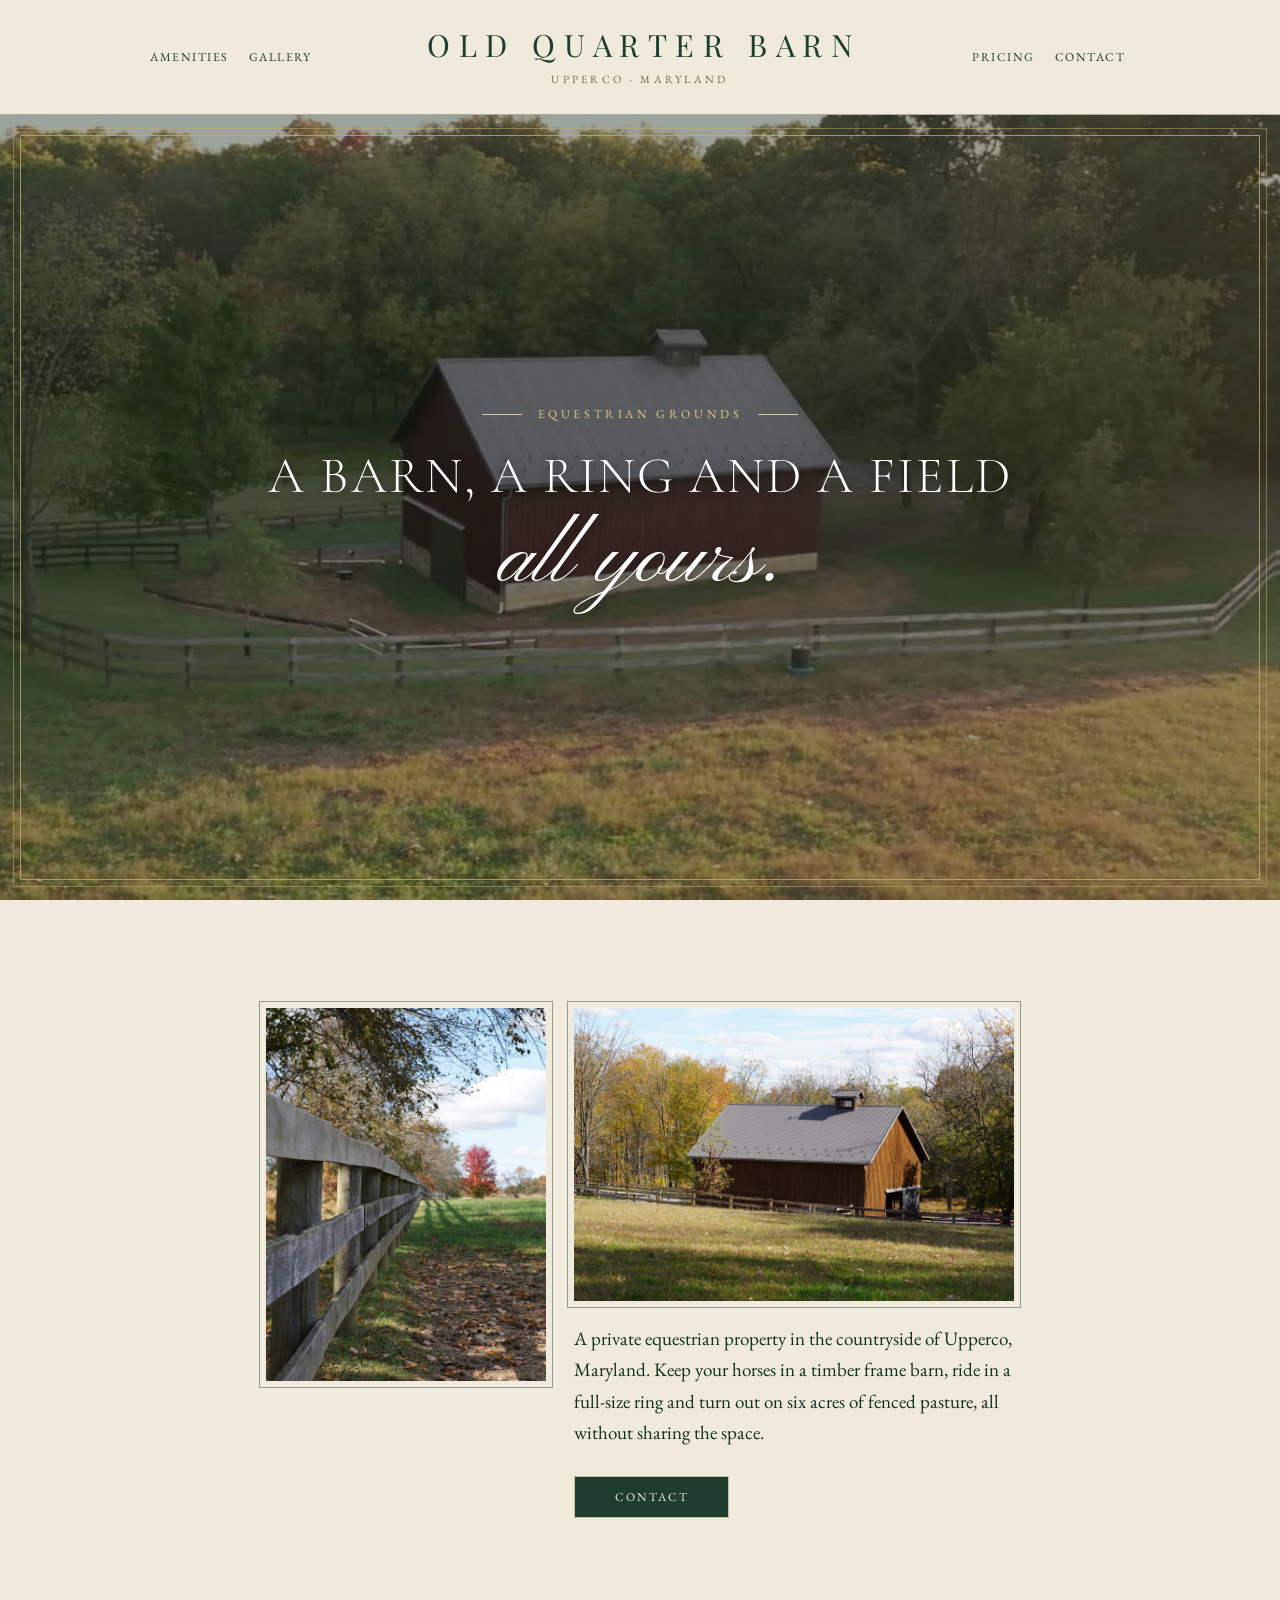
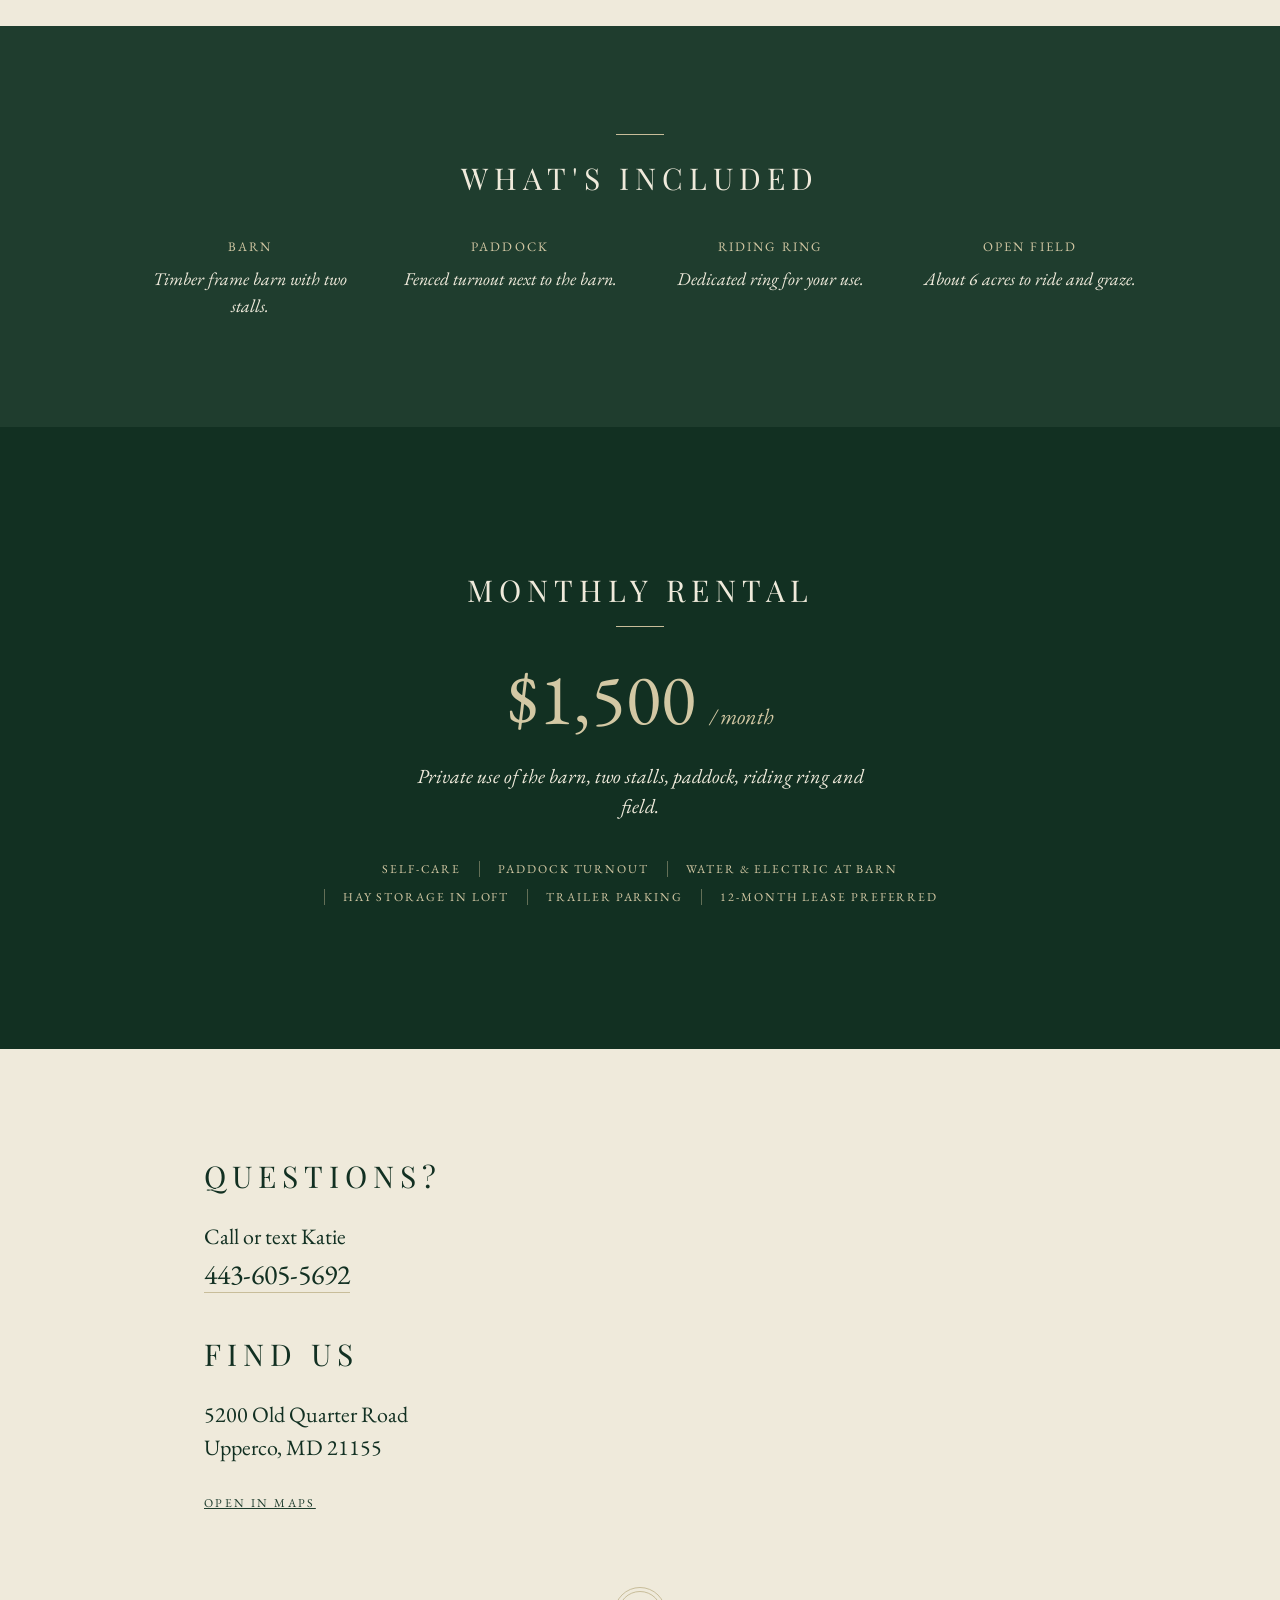
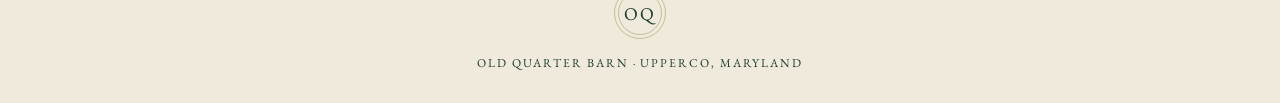
<file: index.html>
<!DOCTYPE html><html lang="en"><head><meta charset="utf-8"><meta name="viewport" content="width=device-width, initial-scale=1"><title>Old Quarter Barn · Upperco, Maryland</title><link rel="preconnect" href="https://fonts.googleapis.com"><link href="https://fonts.googleapis.com/css2?family=Pinyon+Script&family=Playfair+Display:wght@400;500&family=EB+Garamond:ital,wght@0,400;1,400&family=Cormorant+Garamond:ital,wght@0,300;0,400&display=swap" rel="stylesheet"><link rel="stylesheet" href="style.css"></head><body><header><nav><a href="amenities.html">Amenities</a><a href="gallery.html">Gallery</a></nav>
<a class="brand" href="index.html"><b>Old Quarter Barn</b><span>Upperco &middot; Maryland</span></a>
<nav><a href="pricing.html">Pricing</a><a href="contact.html">Contact</a></nav></header>
<section class="hero">
<video src="media/hero.mp4" poster="media/poster.jpg" autoplay muted loop playsinline preload="auto"></video>
<div class="shade"></div><div class="frame"></div>
<div class="eyebrow"><i></i>Equestrian Grounds<i></i></div>
<h1>A barn, a ring and a field<em>all yours.</em></h1>
</section>
<section class="intro">
<img class="a" src="media/fence.jpg" alt="Fence line and field">
<div style="width:min(440px,100%)"><img class="b" src="media/barn.jpg" alt="Barn exterior">
<p>A private equestrian property in the countryside of Upperco, Maryland. Keep your horses in a timber frame barn, ride in a full-size ring and turn out on six acres of fenced pasture, all without sharing the space.</p>
<a class="btn" href="contact.html">Contact</a></div>
</section>
<section class="dark" id="amenities"><div class="rule"></div><h2>What's included</h2>
<div class="grid4">
<div><div class="n">Barn</div><div class="t">Timber frame barn with two stalls.</div></div>
<div><div class="n">Paddock</div><div class="t">Fenced turnout next to the barn.</div></div>
<div><div class="n">Riding ring</div><div class="t">Dedicated ring for your use.</div></div>
<div><div class="n">Open field</div><div class="t">About 6 acres to ride and graze.</div></div></div></section>
<section class="dark deep" id="pricing"><h2 style="margin-bottom:16px">Monthly rental</h2><div class="rule"></div>
<div class="price">$1,500 <small>/ month</small></div>
<p style="font-style:italic;font-size:20px;margin:0 auto;max-width:480px;line-height:1.5">Private use of the barn, two stalls, paddock, riding ring and field.</p>
<ul class="details"><li>Self-care</li><li>Paddock turnout</li><li>Water &amp; electric at barn</li><li>Hay storage in loft</li><li>Trailer parking</li><li>12-month lease preferred</li></ul></section>
<section class="visit" id="visit"><div><h2>Questions?</h2><p class="call">Call or text Katie<br><a href="tel:+14436055692">443-605-5692</a></p><h2>Find us</h2><address>5200 Old Quarter Road<br>Upperco, MD 21155</address>
<a href="https://www.google.com/maps/search/?api=1&query=39.562497,-76.824866" target="_blank" rel="noopener" class="sm">Open in Maps</a></div>
<iframe title="Map" loading="lazy" src="https://maps.google.com/maps?q=39.562497,-76.824866&z=15&output=embed"></iframe></section>
<footer><div class="logo">OQ</div><br>Old Quarter Barn · Upperco, Maryland</footer>
<script>function hh(){var e=document.querySelector('header');document.documentElement.style.setProperty('--hh',e.offsetHeight+'px')}hh();addEventListener('resize',hh);addEventListener('load',hh);var v=document.querySelector('video');v.muted=true;var p=v.play();if(p)p.catch(function(){document.addEventListener('click',function(){v.play()},{once:true})});</script>
</body></html>
</file>
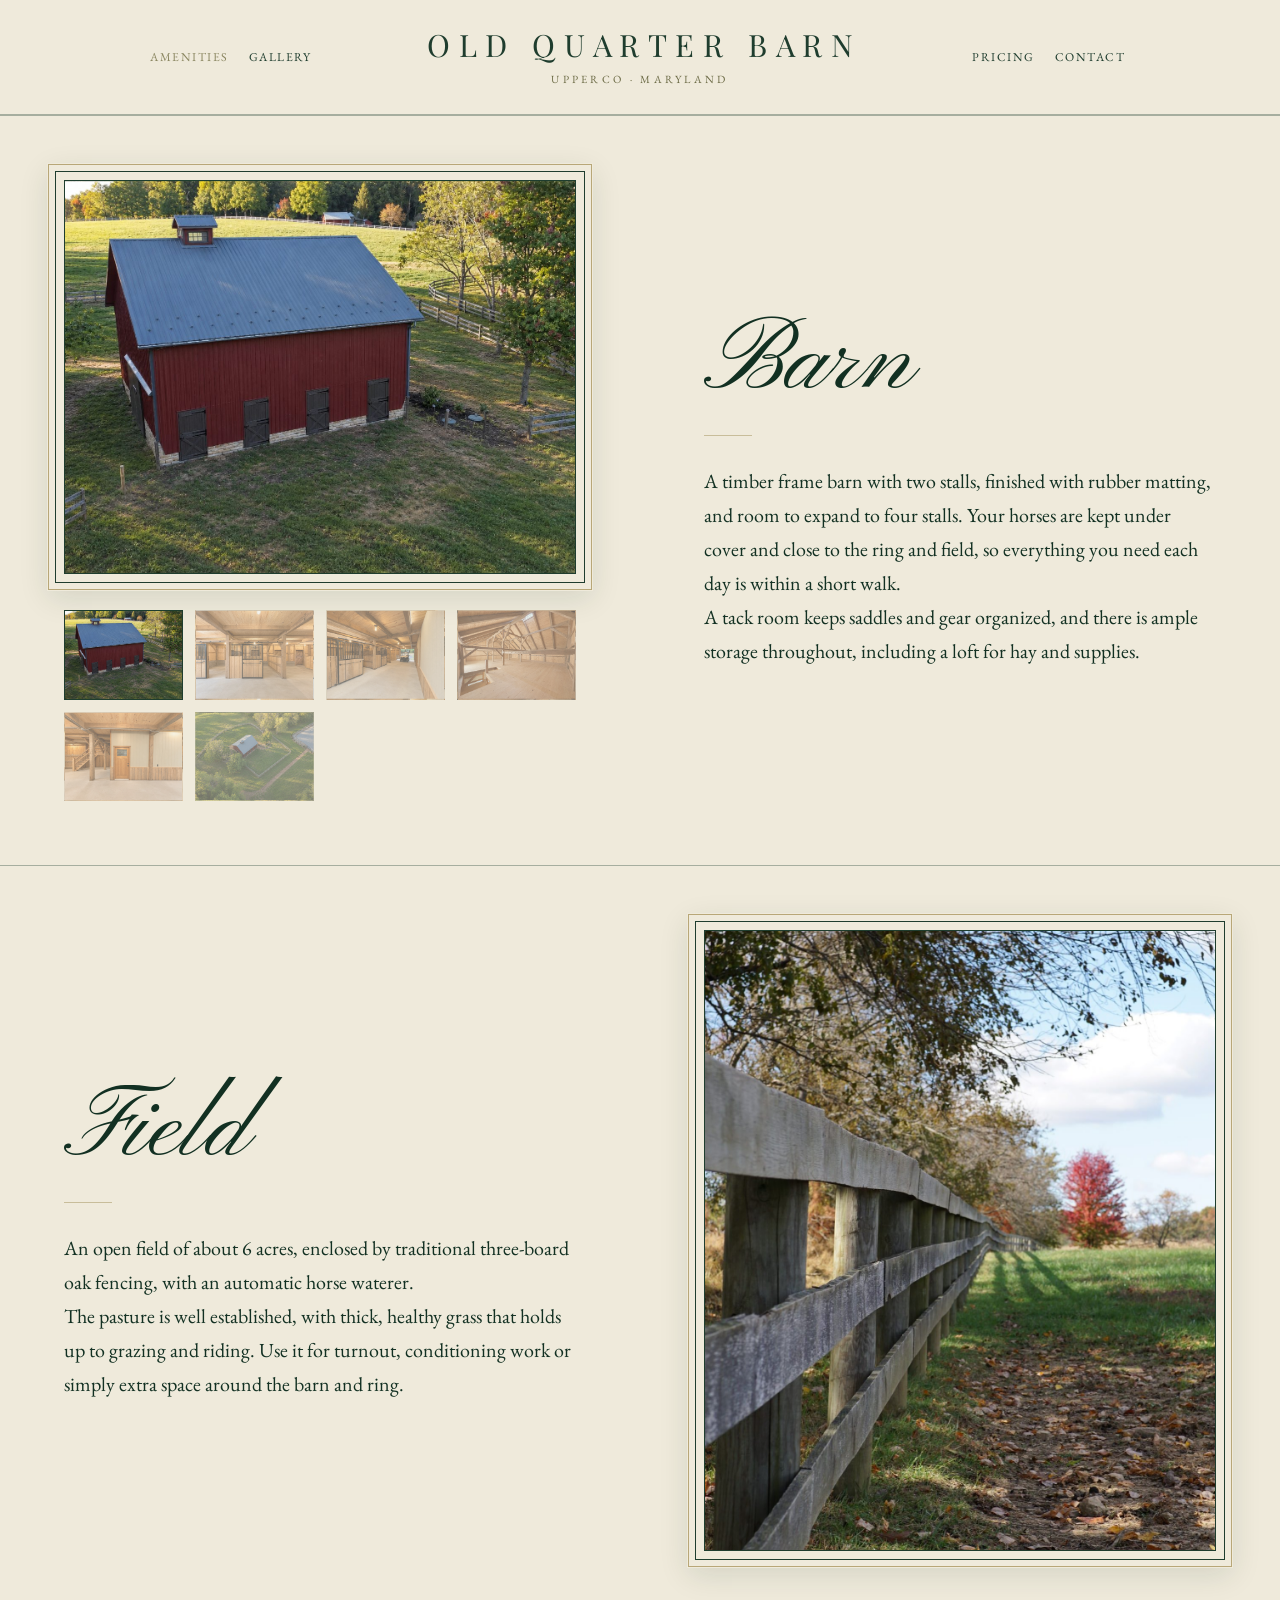
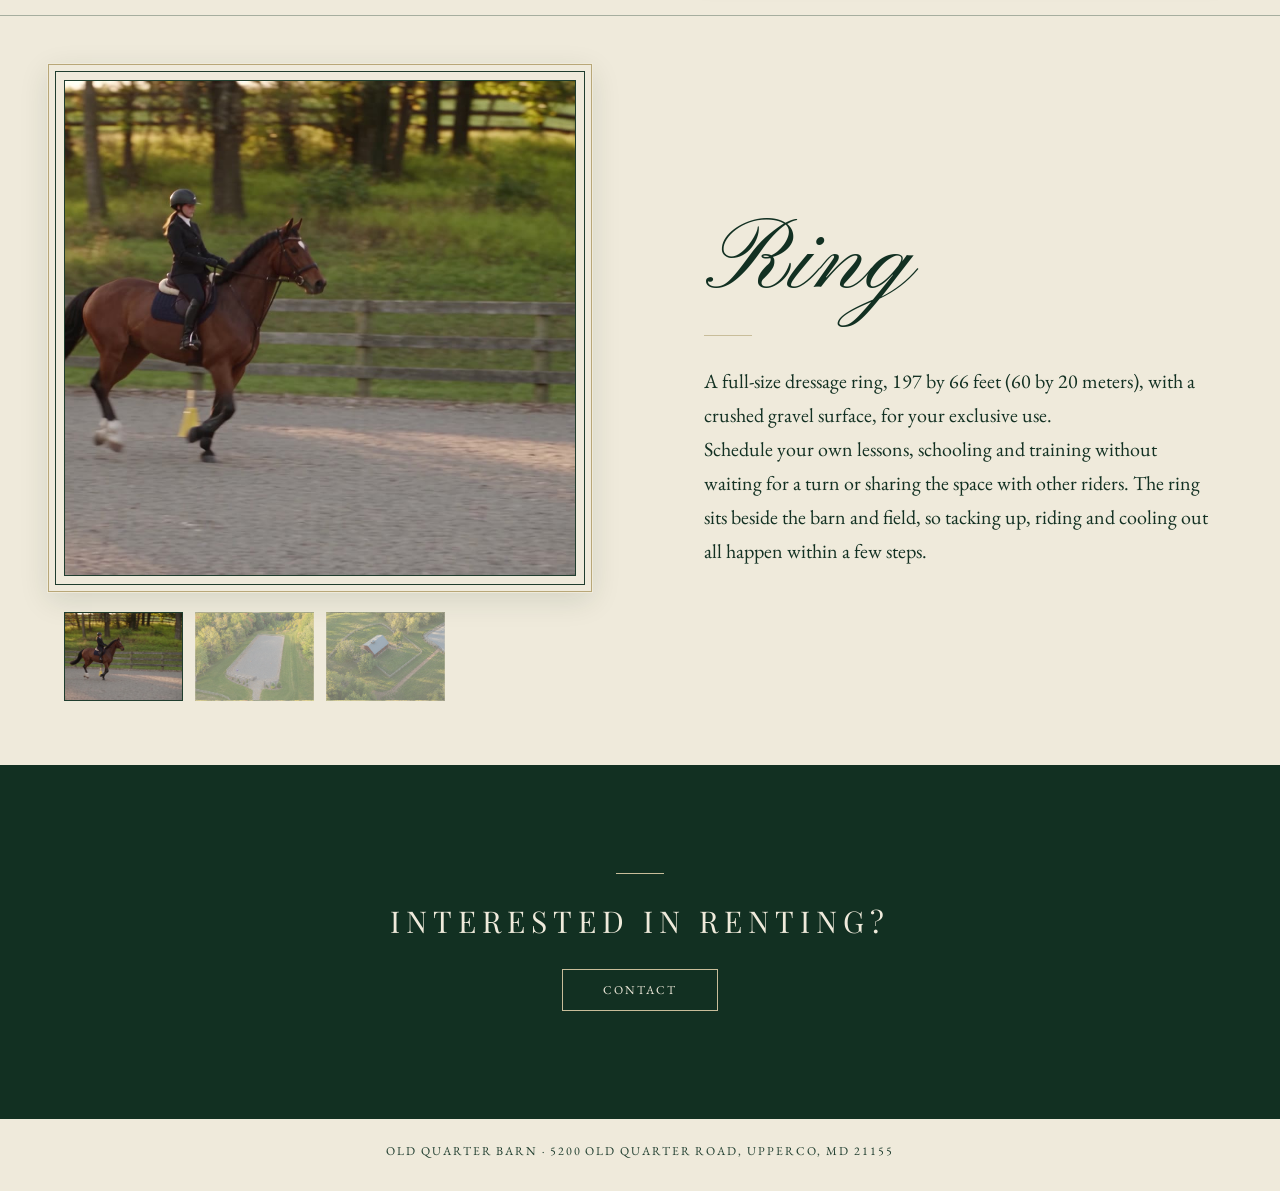
<file: amenities.html>
<!DOCTYPE html><html lang="en"><head><meta charset="utf-8"><meta name="viewport" content="width=device-width, initial-scale=1"><title>Amenities · Old Quarter Barn</title><link rel="preconnect" href="https://fonts.googleapis.com"><link href="https://fonts.googleapis.com/css2?family=Pinyon+Script&family=Playfair+Display:wght@400;500&family=EB+Garamond:ital,wght@0,400;1,400&family=Cormorant+Garamond:ital,wght@0,300;0,400&display=swap" rel="stylesheet"><link rel="stylesheet" href="style.css"></head><body><header><nav><a href="amenities.html" class="cur">Amenities</a><a href="gallery.html">Gallery</a></nav>
<a class="brand" href="index.html"><b>Old Quarter Barn</b><span>Upperco &middot; Maryland</span></a>
<nav><a href="pricing.html">Pricing</a><a href="contact.html">Contact</a></nav></header><section class="am" id="barn" data-k="0"><div class="am-img" style="order:0"><div class="slides"><div class="slide on" style="background-image:url(media/exterior-1.jpg)" role="img" aria-label="Barn exterior"></div><div class="slide" style="background-image:url(media/interior-3.jpg)" role="img" aria-label="Stalls"></div><div class="slide" style="background-image:url(media/interior-6.jpg)" role="img" aria-label="Barn aisle"></div><div class="slide" style="background-image:url(media/interior-5.jpg)" role="img" aria-label="Hayloft"></div><div class="slide" style="background-image:url(media/interior-1.jpg)" role="img" aria-label="Barn entry and staircase"></div><div class="slide" style="background-image:url(media/aerial-new.jpg)" role="img" aria-label="Barn and ring from above"></div></div><div class="thumbs"><button class="th on" data-n="0" style="background-image:url(media/exterior-1.jpg)" aria-label="Barn exterior"></button><button class="th" data-n="1" style="background-image:url(media/interior-3.jpg)" aria-label="Stalls"></button><button class="th" data-n="2" style="background-image:url(media/interior-6.jpg)" aria-label="Barn aisle"></button><button class="th" data-n="3" style="background-image:url(media/interior-5.jpg)" aria-label="Hayloft"></button><button class="th" data-n="4" style="background-image:url(media/interior-1.jpg)" aria-label="Barn entry and staircase"></button><button class="th" data-n="5" style="background-image:url(media/aerial-new.jpg)" aria-label="Barn and ring from above"></button></div></div>
<div class="am-txt"><h2 class="script">Barn</h2><div class="rule l"></div><p>A timber frame barn with two stalls, finished with rubber matting, and room to expand to four stalls. Your horses are kept under cover and close to the ring and field, so everything you need each day is within a short walk.</p><p>A tack room keeps saddles and gear organized, and there is ample storage throughout, including a loft for hay and supplies.</p></div></section><section class="am" id="field" data-k="1"><div class="am-img" style="order:2"><div class="slides"><div class="slide on" style="background-image:url(media/fence.jpg)" role="img" aria-label="Fence line and field"></div></div></div>
<div class="am-txt"><h2 class="script">Field</h2><div class="rule l"></div><p>An open field of about 6 acres, enclosed by traditional three-board oak fencing, with an automatic horse waterer.</p><p>The pasture is well established, with thick, healthy grass that holds up to grazing and riding. Use it for turnout, conditioning work or simply extra space around the barn and ring.</p></div></section><section class="am" id="ring" data-k="2"><div class="am-img" style="order:0"><div class="slides"><div class="slide on" style="background-image:url(media/ride-canter.jpg)" role="img" aria-label="Riding in the ring"></div><div class="slide" style="background-image:url(media/ring-new.jpg)" role="img" aria-label="Riding ring from above"></div><div class="slide" style="background-image:url(media/aerial-new.jpg)" role="img" aria-label="Barn and ring from above"></div></div><div class="thumbs"><button class="th on" data-n="0" style="background-image:url(media/ride-canter.jpg)" aria-label="Riding in the ring"></button><button class="th" data-n="1" style="background-image:url(media/ring-new.jpg)" aria-label="Riding ring from above"></button><button class="th" data-n="2" style="background-image:url(media/aerial-new.jpg)" aria-label="Barn and ring from above"></button></div></div>
<div class="am-txt"><h2 class="script">Ring</h2><div class="rule l"></div><p>A full-size dressage ring, 197 by 66 feet (60 by 20 meters), with a crushed gravel surface, for your exclusive use.</p><p>Schedule your own lessons, schooling and training without waiting for a turn or sharing the space with other riders. The ring sits beside the barn and field, so tacking up, riding and cooling out all happen within a few steps.</p></div></section><section class="cta"><div class="rule"></div><h2>Interested in renting?</h2><a class="btn ghost" href="contact.html">Contact</a></section><footer>Old Quarter Barn · 5200 Old Quarter Road, Upperco, MD 21155</footer>
<script>
document.querySelectorAll('.am').forEach(function(sec){var sl=sec.querySelectorAll('.slide'),th=sec.querySelectorAll('.th'),i=0;
function go(n){i=(n+sl.length)%sl.length;sl.forEach(function(s,k){s.classList.toggle('on',k==i)});th.forEach(function(t,k){t.classList.toggle('on',k==i)})}
th.forEach(function(t){t.onclick=function(){go(+t.dataset.n)}})});
</script></body></html>
</file>
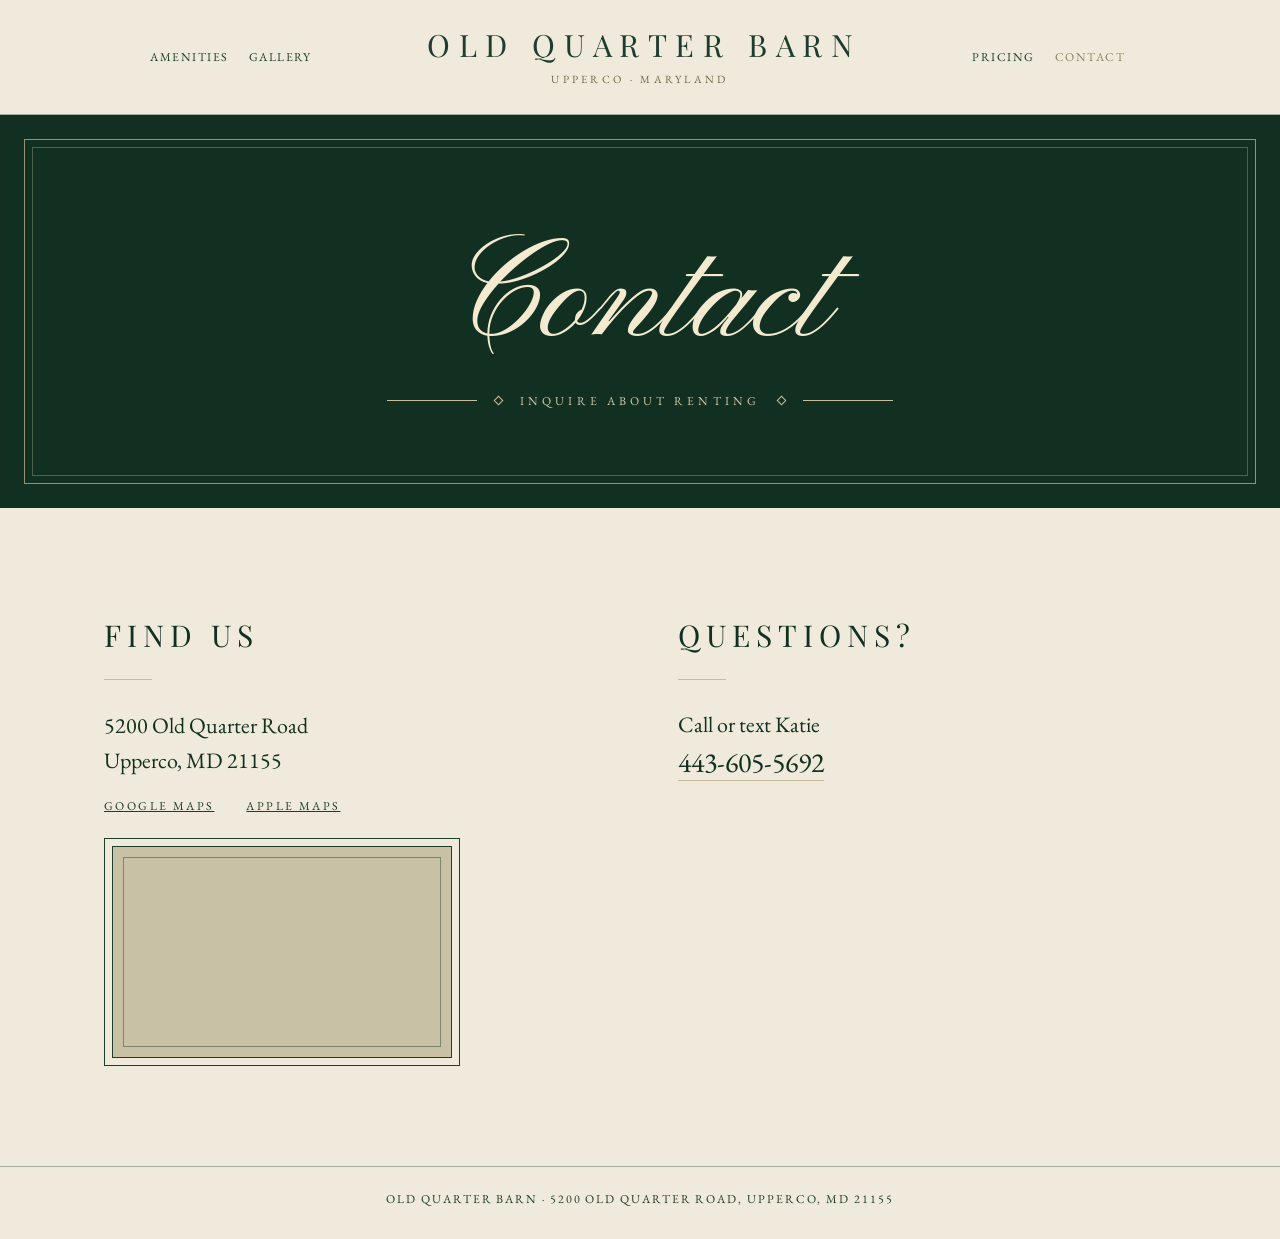
<file: contact.html>
<!DOCTYPE html><html lang="en"><head><meta charset="utf-8"><meta name="viewport" content="width=device-width, initial-scale=1"><title>Contact · Old Quarter Barn</title><link rel="preconnect" href="https://fonts.googleapis.com"><link href="https://fonts.googleapis.com/css2?family=Pinyon+Script&family=Playfair+Display:wght@400;500&family=EB+Garamond:ital,wght@0,400;1,400&family=Cormorant+Garamond:ital,wght@0,300;0,400&display=swap" rel="stylesheet"><link rel="stylesheet" href="style.css"></head><body><header><nav><a href="amenities.html">Amenities</a><a href="gallery.html">Gallery</a></nav>
<a class="brand" href="index.html"><b>Old Quarter Barn</b><span>Upperco &middot; Maryland</span></a>
<nav><a href="pricing.html">Pricing</a><a href="contact.html" class="cur">Contact</a></nav></header>
<section class="banner"><div class="f1"></div><div class="f2"></div><h1 class="script big">Contact</h1><div class="sub"><span class="ln"></span><i class="dia"></i>Inquire About Renting<i class="dia"></i><span class="ln"></span></div></section>
<section class="cgrid"><div><h2>Find Us</h2><div class="rule l"></div><address>5200 Old Quarter Road<br>Upperco, MD 21155</address>
<div class="maps"><a class="sm" target="_blank" rel="noopener" href="https://www.google.com/maps/search/?api=1&query=39.562497,-76.824866">Google Maps</a><a class="sm" target="_blank" rel="noopener" href="https://maps.apple.com/?ll=39.562497,-76.824866&q=Old%20Quarter%20Barn">Apple Maps</a></div>
<div class="mapbox"><iframe src="https://maps.google.com/maps?q=39.562497,-76.824866&z=15&output=embed" title="Map of Old Quarter Barn" loading="lazy"></iframe><div class="tint"></div><div class="inset"></div></div></div>
<div><h2>Questions?</h2><div class="rule l"></div><p class="call">Call or text Katie<br><a href="tel:+14436055692">443-605-5692</a></p></div></section>
<footer class="bt">Old Quarter Barn · 5200 Old Quarter Road, Upperco, MD 21155</footer>

</body></html>
</file>
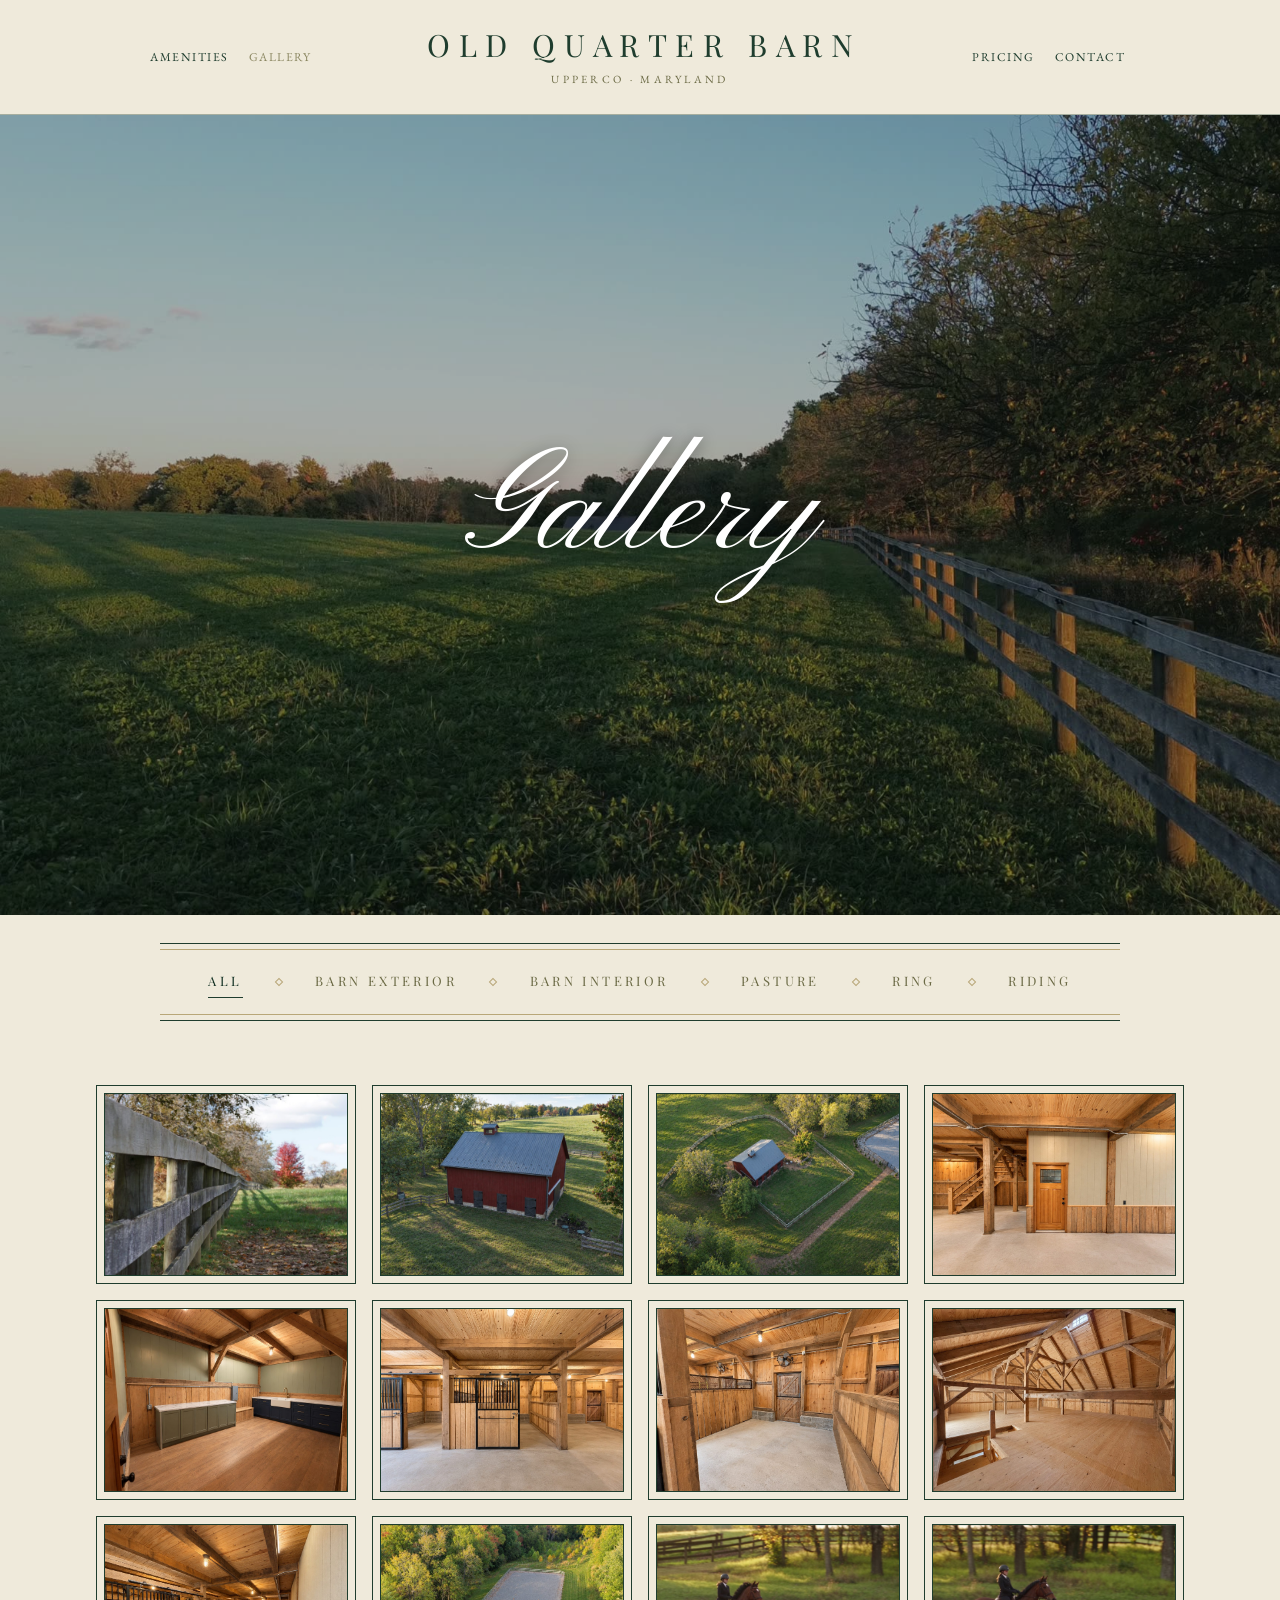
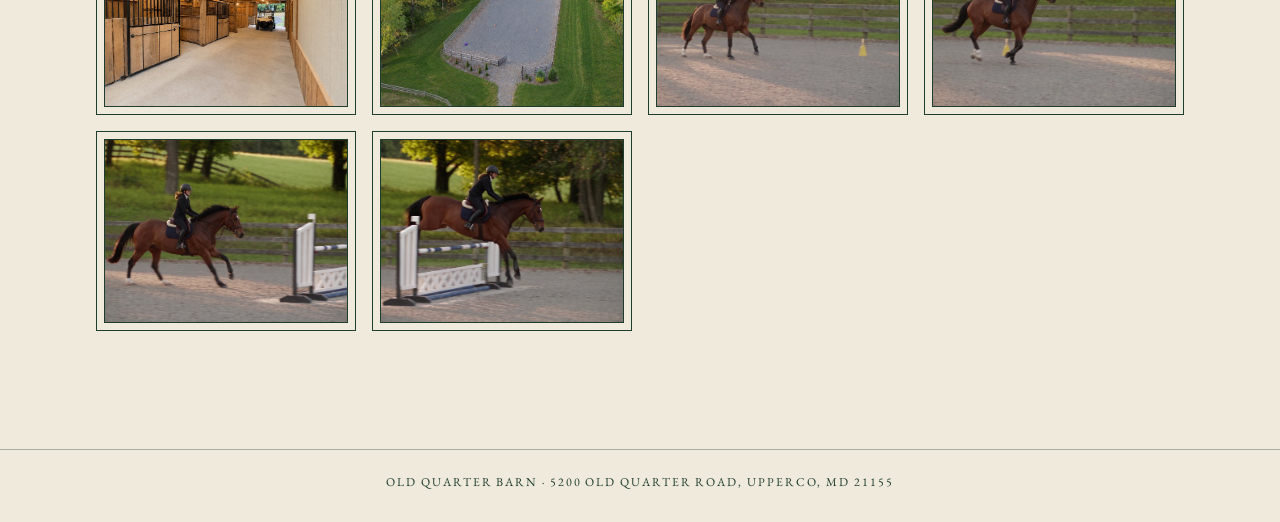
<file: gallery.html>
<!DOCTYPE html><html lang="en"><head><meta charset="utf-8"><meta name="viewport" content="width=device-width, initial-scale=1"><title>Gallery · Old Quarter Barn</title><link rel="preconnect" href="https://fonts.googleapis.com"><link href="https://fonts.googleapis.com/css2?family=Pinyon+Script&family=Playfair+Display:wght@400;500&family=EB+Garamond:ital,wght@0,400;1,400&family=Cormorant+Garamond:ital,wght@0,300;0,400&display=swap" rel="stylesheet"><link rel="stylesheet" href="style.css"></head><body><header><nav><a href="amenities.html">Amenities</a><a href="gallery.html" class="cur">Gallery</a></nav>
<a class="brand" href="index.html"><b>Old Quarter Barn</b><span>Upperco &middot; Maryland</span></a>
<nav><a href="pricing.html">Pricing</a><a href="contact.html">Contact</a></nav></header>
<section class="ghero" data-i="0" style="background-image:url(media/exterior-1.jpg)"><video src="media/gallery-hero.mp4" poster="media/gallery-poster.jpg" autoplay muted loop playsinline preload="auto" style="position:absolute;inset:0;width:100%;height:100%;object-fit:cover"></video><div class="gshade"></div><h1 class="script big white">Gallery</h1></section>
<div class="catwrap"><div class="catbox"><div class="catin"><button class="cat on" data-c="All">All</button><span class="sepd"></span><button class="cat" data-c="Barn Exterior">Barn Exterior</button><span class="sepd"></span><button class="cat" data-c="Barn Interior">Barn Interior</button><span class="sepd"></span><button class="cat" data-c="Pasture">Pasture</button><span class="sepd"></span><button class="cat" data-c="Ring">Ring</button><span class="sepd"></span><button class="cat" data-c="Riding">Riding</button></div></div></div>
<section class="gtiles" id="tiles"><button class="tile" data-i="1" data-c="Pasture" aria-label="Fence line and field"><span style="background-image:url(media/fence.jpg)"></span></button><button class="tile" data-i="2" data-c="Barn Exterior" aria-label="Barn from above, side"><span style="background-image:url(media/exterior-2.jpg)"></span></button><button class="tile" data-i="3" data-c="Barn Exterior|Ring" aria-label="Barn and ring from above"><span style="background-image:url(media/aerial-new.jpg)"></span></button><button class="tile" data-i="4" data-c="Barn Interior" aria-label="Barn entry and staircase"><span style="background-image:url(media/interior-1.jpg)"></span></button><button class="tile" data-i="5" data-c="Barn Interior" aria-label="Wash stall and sink area"><span style="background-image:url(media/interior-2.jpg)"></span></button><button class="tile" data-i="6" data-c="Barn Interior" aria-label="Stalls"><span style="background-image:url(media/interior-3.jpg)"></span></button><button class="tile" data-i="7" data-c="Barn Interior" aria-label="Stall and fans"><span style="background-image:url(media/interior-4.jpg)"></span></button><button class="tile" data-i="8" data-c="Barn Interior" aria-label="Hayloft"><span style="background-image:url(media/interior-5.jpg)"></span></button><button class="tile" data-i="9" data-c="Barn Interior" aria-label="Barn aisle"><span style="background-image:url(media/interior-6.jpg)"></span></button><button class="tile" data-i="10" data-c="Ring" aria-label="Riding ring from above"><span style="background-image:url(media/ring-new.jpg)"></span></button><button class="tile" data-i="11" data-c="Riding" aria-label="Rider in the ring"><span style="background-image:url(media/rider.jpg)"></span></button><button class="tile" data-i="12" data-c="Riding" aria-label="Cantering along the fence"><span style="background-image:url(media/ride-canter.jpg)"></span></button><button class="tile" data-i="13" data-c="Riding" aria-label="Approaching a jump"><span style="background-image:url(media/ride-jump.jpg)"></span></button><button class="tile" data-i="14" data-c="Riding" aria-label="Over the jump"><span style="background-image:url(media/ride-jump2.jpg)"></span></button></section>
<div id="lb"><div id="lbimg"></div><button class="lbn" id="lbp" aria-label="Previous">&#8592;</button><button class="lbn r" id="lbx2" aria-label="Next">&#8594;</button><button id="lbc" aria-label="Close">&times;</button></div>
<footer class="bt">Old Quarter Barn · 5200 Old Quarter Road, Upperco, MD 21155</footer>
<script>
var P=[{"p": "exterior-1.jpg", "l": "Barn from above, front", "c": "Barn Exterior"}, {"p": "fence.jpg", "l": "Fence line and field", "c": "Pasture"}, {"p": "exterior-2.jpg", "l": "Barn from above, side", "c": "Barn Exterior"}, {"p": "aerial-new.jpg", "l": "Barn and ring from above", "c": "Barn Exterior|Ring"}, {"p": "interior-1.jpg", "l": "Barn entry and staircase", "c": "Barn Interior"}, {"p": "interior-2.jpg", "l": "Wash stall and sink area", "c": "Barn Interior"}, {"p": "interior-3.jpg", "l": "Stalls", "c": "Barn Interior"}, {"p": "interior-4.jpg", "l": "Stall and fans", "c": "Barn Interior"}, {"p": "interior-5.jpg", "l": "Hayloft", "c": "Barn Interior"}, {"p": "interior-6.jpg", "l": "Barn aisle", "c": "Barn Interior"}, {"p": "ring-new.jpg", "l": "Riding ring from above", "c": "Ring"}, {"p": "rider.jpg", "l": "Rider in the ring", "c": "Riding"}, {"p": "ride-canter.jpg", "l": "Cantering along the fence", "c": "Riding"}, {"p": "ride-jump.jpg", "l": "Approaching a jump", "c": "Riding"}, {"p": "ride-jump2.jpg", "l": "Over the jump", "c": "Riding"}],cat='All',sel=-1,$=function(i){return document.getElementById(i)};
function order(){var f=[];P.forEach(function(p,i){if(cat=='All'||('|'+p.c+'|').indexOf('|'+cat+'|')>=0)f.push(i)});return f}
function show(){var o=sel>=0;$('lb').classList.toggle('open',o);if(o)$('lbimg').style.backgroundImage='url(media/'+P[sel].p+')'}
function step(d){if(sel<0)return;var o=order();if(o.indexOf(sel)<0)o=P.map(function(_,i){return i});var k=o.indexOf(sel);sel=o[(k+d+o.length)%o.length];show()}
document.querySelectorAll('.cat').forEach(function(b){b.onclick=function(){cat=b.dataset.c;document.querySelectorAll('.cat').forEach(function(x){x.classList.toggle('on',x==b)});document.querySelectorAll('.tile').forEach(function(t){t.style.display=(cat=='All'||('|'+t.dataset.c+'|').indexOf('|'+cat+'|')>=0)?'':'none'})}});
document.querySelectorAll('.tile,.ghero').forEach(function(t){t.onclick=function(){sel=+t.dataset.i;show()}});
$('lbp').onclick=function(e){e.stopPropagation();step(-1)};$('lbx2').onclick=function(e){e.stopPropagation();step(1)};
$('lbc').onclick=function(){sel=-1;show()};$('lb').onclick=function(e){if(e.target.id!='lbimg'){sel=-1;show()}};
document.addEventListener('keydown',function(e){if(sel<0)return;if(e.key=='Escape'){sel=-1;show()}if(e.key=='ArrowRight')step(1);if(e.key=='ArrowLeft')step(-1)});
</script></body></html>
</file>
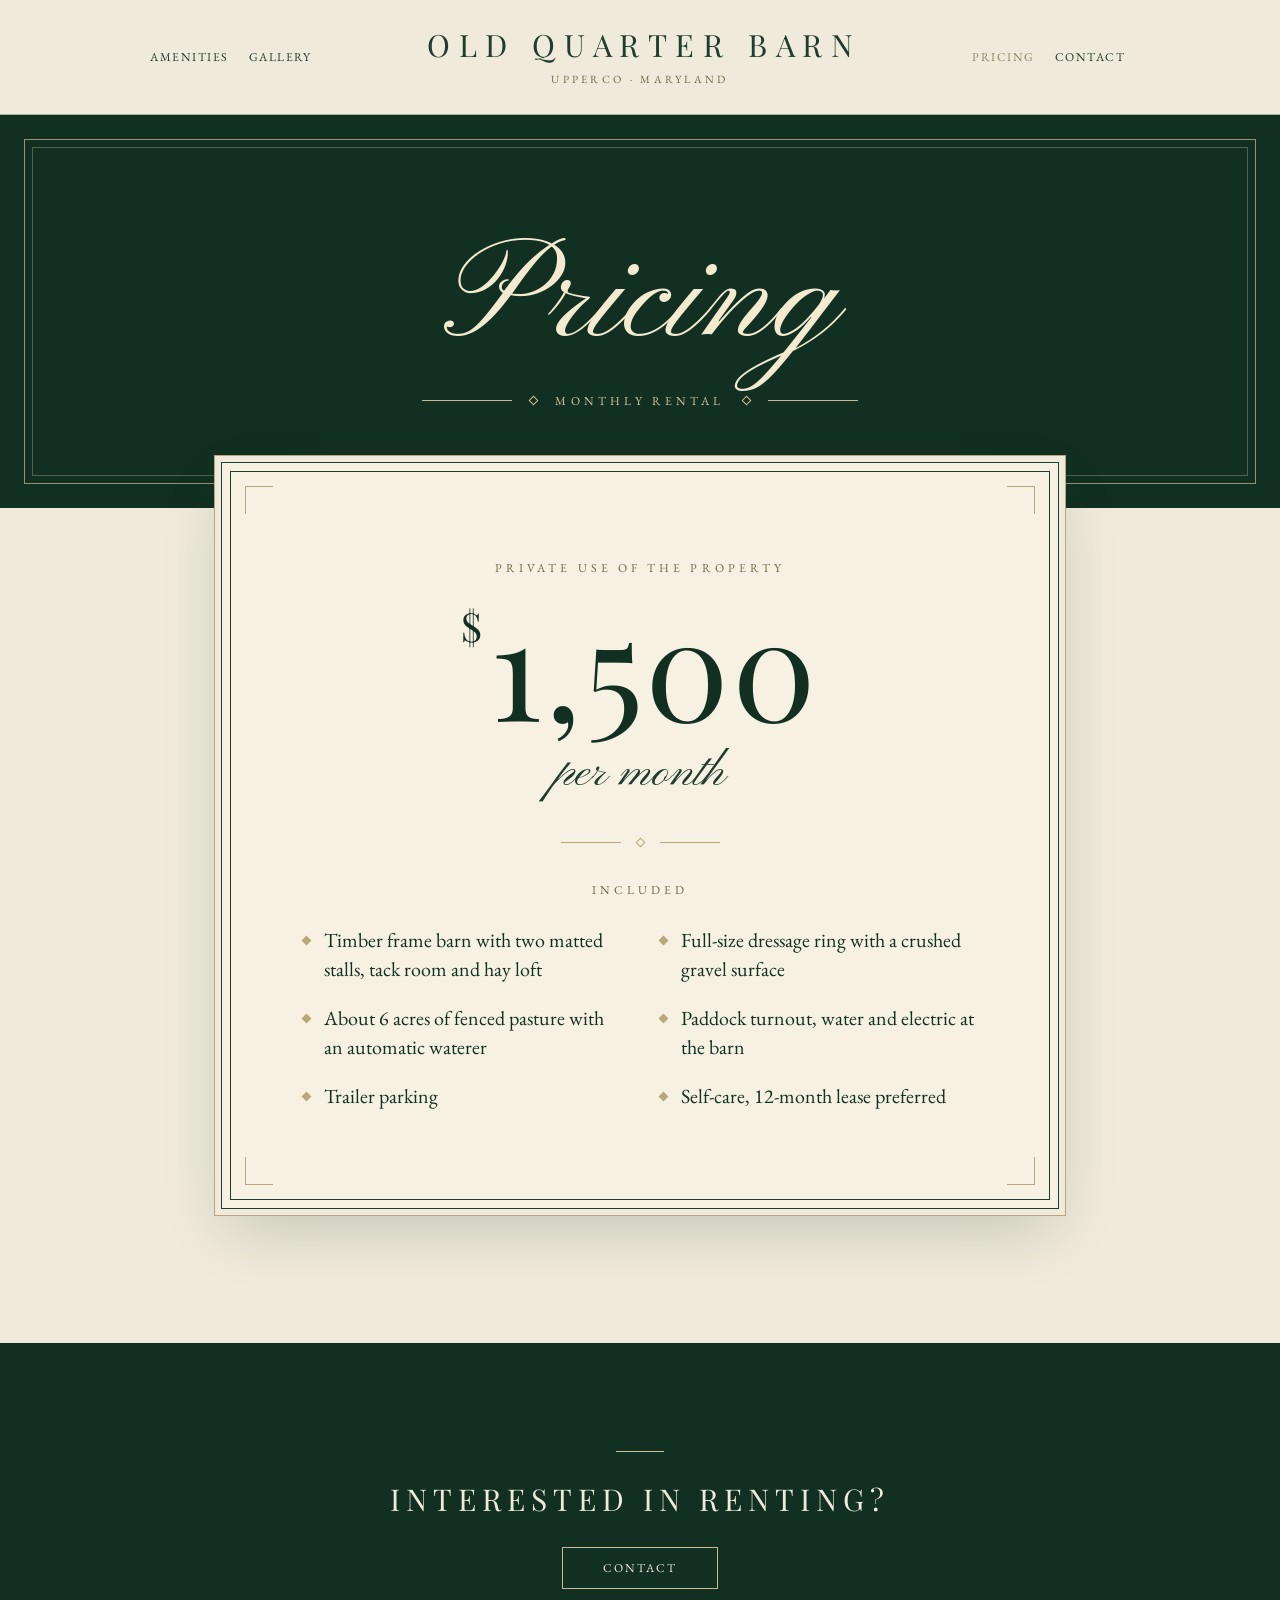
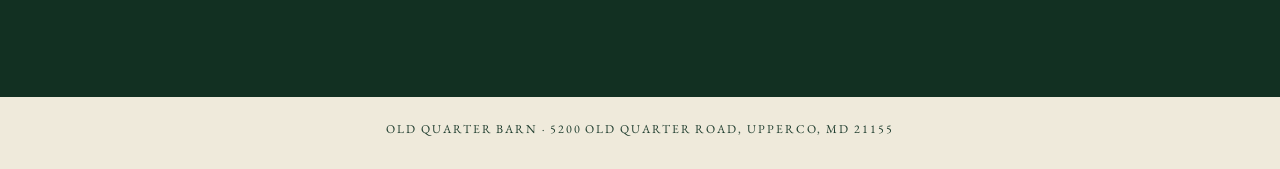
<file: pricing.html>
<!DOCTYPE html><html lang="en"><head><meta charset="utf-8"><meta name="viewport" content="width=device-width, initial-scale=1"><title>Pricing · Old Quarter Barn</title><link rel="preconnect" href="https://fonts.googleapis.com"><link href="https://fonts.googleapis.com/css2?family=Pinyon+Script&family=Playfair+Display:wght@400;500&family=EB+Garamond:ital,wght@0,400;1,400&family=Cormorant+Garamond:ital,wght@0,300;0,400&display=swap" rel="stylesheet"><link rel="stylesheet" href="style.css"></head><body><header><nav><a href="amenities.html">Amenities</a><a href="gallery.html">Gallery</a></nav>
<a class="brand" href="index.html"><b>Old Quarter Barn</b><span>Upperco &middot; Maryland</span></a>
<nav><a href="pricing.html" class="cur">Pricing</a><a href="contact.html">Contact</a></nav></header>
<section class="banner"><div class="f1"></div><div class="f2"></div><h1 class="script big">Pricing</h1><div class="sub"><span class="ln"></span><i class="dia"></i>Monthly Rental<i class="dia"></i><span class="ln"></span></div></section>
<section class="pcard-wrap"><div class="pcard"><b class="c tl"></b><b class="c tr"></b><b class="c bl"></b><b class="c br"></b>
<div class="lab">Private Use of the Property</div><div class="amt"><span class="cur">$</span><span class="num">1,500</span></div><div class="script per">per month</div>
<div class="orn"><span></span><i class="dia g"></i><span></span></div><div class="lab" style="margin-bottom:28px">Included</div><div class="incs"><div class="inc"><i></i><span>Timber frame barn with two matted stalls, tack room and hay loft</span></div><div class="inc"><i></i><span>Full-size dressage ring with a crushed gravel surface</span></div><div class="inc"><i></i><span>About 6 acres of fenced pasture with an automatic waterer</span></div><div class="inc"><i></i><span>Paddock turnout, water and electric at the barn</span></div><div class="inc"><i></i><span>Trailer parking</span></div><div class="inc"><i></i><span>Self-care, 12-month lease preferred</span></div></div></div></section>
<section class="cta"><div class="rule"></div><h2>Interested in renting?</h2><a class="btn ghost" href="contact.html">Contact</a></section><footer>Old Quarter Barn · 5200 Old Quarter Road, Upperco, MD 21155</footer></body></html>
</file>
<file: style.css>
*{box-sizing:border-box}
:root{--hh:112px;--g:#1f3d2e;--dk:#123022;--cream:#efeadb;--tan:#b8a778;--line:#c8bd9a;--mut:#6b6a45}
body{margin:0;background:var(--cream);font-family:'EB Garamond',serif;color:var(--dk);font-size:19px}
a{color:var(--g)}a:hover{color:var(--dk)}html{scroll-behavior:smooth}
.script{font-family:'Pinyon Script',cursive;font-weight:400}
h2{font:400 clamp(20px,2.4vw,30px)/1.3 'Playfair Display',serif;text-transform:uppercase;letter-spacing:.2em;margin:0 0 24px}
.rule{width:48px;height:1px;background:var(--line);margin:0 auto 24px}.rule.l{margin:0 0 28px}
/* header */
header{display:grid;grid-template-columns:minmax(0,1fr) auto minmax(0,1fr);align-items:center;gap:20px;padding:28px 5vw;border-bottom:1px solid rgba(31,61,46,.35);color:var(--g)}
nav{display:flex;gap:clamp(10px,1.6vw,36px);flex-wrap:nowrap;white-space:nowrap;justify-content:center;font-size:12px;letter-spacing:.12em;text-transform:uppercase}
nav a{text-decoration:none;color:var(--g)}nav a.cur{color:#8a8660}
.brand{display:block;text-decoration:none;color:inherit;text-align:center}
.brand b{display:block;font:400 clamp(16px,2.4vw,34px)/1.1 'Playfair Display',serif;white-space:nowrap;letter-spacing:.28em;text-transform:uppercase;padding-left:.28em}
.brand span{display:block;font-size:11px;letter-spacing:.3em;text-transform:uppercase;margin-top:10px;color:var(--mut)}
@media(max-width:700px){header{grid-template-columns:1fr;gap:14px;padding:20px 5vw}.brand{order:-1}}
/* buttons */
.btn{display:inline-block;border:1px solid var(--line);padding:12px 40px;font-size:12px;letter-spacing:.16em;text-transform:uppercase;text-decoration:none;background:var(--g);color:var(--cream);cursor:pointer;font-family:inherit}
.btn:hover{background:var(--dk);color:var(--cream)}.btn.ghost{background:none}.btn.ghost:hover{background:var(--g)}
.btn.solid{border:0;padding:14px 44px;letter-spacing:.2em;align-self:flex-start}
.sm{font-size:12px;letter-spacing:.2em;text-transform:uppercase}
/* home */
.hero{position:relative;height:calc(100vh - var(--hh));height:calc(100dvh - var(--hh));min-height:420px;background:var(--g);display:flex;flex-direction:column;align-items:center;justify-content:center;text-align:center;overflow:hidden;color:#fff}
.hero video{position:absolute;inset:0;width:100%;height:100%;object-fit:cover}
.hero .shade{position:absolute;inset:0;background:rgba(10,26,18,.4)}
.hero .frame{position:absolute;inset:20px;border:1px solid rgba(201,170,107,.8);outline:1px solid rgba(201,170,107,.5);outline-offset:6px;pointer-events:none}
.eyebrow{position:relative;display:flex;align-items:center;gap:16px;font-size:12px;letter-spacing:.3em;text-transform:uppercase;color:#e2c987;margin-bottom:28px}.eyebrow i{width:40px;height:1px;background:#d3c8a4}
.hero h1{position:relative;margin:0;padding:0 5vw;max-width:1000px;font:300 clamp(28px,4vw,54px)/1.05 'Cormorant Garamond',serif;letter-spacing:.04em;text-transform:uppercase;text-shadow:0 2px 12px rgba(0,0,0,.4)}
.hero h1 em{display:block;font:400 1.7em/1.1 'Pinyon Script',cursive;text-transform:none;letter-spacing:0;margin-top:.1em}
.intro{padding:12vh 5vw;display:flex;gap:28px;justify-content:center;align-items:flex-start;flex-wrap:wrap}
.intro img{display:block;outline:1px solid rgba(31,61,46,.45);outline-offset:6px;object-fit:cover}
.intro .a{width:min(280px,100%);aspect-ratio:3/4}.intro .b{width:100%;aspect-ratio:3/2;margin-bottom:22px}
.intro p{font-size:19px;line-height:1.65;margin:0 0 28px}
.dark{padding:12vh 5vw;text-align:center;background:var(--g);color:var(--cream)}.dark.deep{background:var(--dk);padding:16vh 5vw}
.grid4{display:grid;grid-template-columns:repeat(auto-fit,minmax(200px,1fr));gap:40px;max-width:1000px;margin:40px auto 0}
.grid4 .n{font-size:13px;letter-spacing:.16em;text-transform:uppercase;margin-bottom:10px;color:#d3c8a4}.grid4 .t{font-size:18px;line-height:1.5;font-style:italic}
.price{font-size:clamp(40px,6vw,72px);font-weight:300;margin-bottom:16px;color:#d3c8a4}.price small{font-size:22px;font-style:italic}
.details{list-style:none;padding:0;margin:40px auto 0;max-width:720px;display:flex;flex-wrap:wrap;justify-content:center;gap:12px 0;font-size:12px;letter-spacing:.16em;text-transform:uppercase;color:#d3c8a4}
.details li{padding:0 18px;border-left:1px solid rgba(200,189,154,.45)}.details li:first-child{border-left:0}
.visit{padding:12vh 5vw 6vh;display:grid;grid-template-columns:repeat(auto-fit,minmax(300px,1fr));gap:48px;max-width:1000px;margin:0 auto}
address{font-style:normal;font-size:22px;line-height:1.5;margin-bottom:24px}
.call{font-size:22px;line-height:1.5;margin:0 0 40px}.call a{font-size:28px;text-decoration:none;color:inherit;border-bottom:1px solid #c8bd9a}
.visit iframe{width:100%;min-height:300px;height:100%;border:0}
footer{padding:24px 5vw 32px;text-align:center;font-size:12px;letter-spacing:.16em;text-transform:uppercase;color:var(--g)}footer.bt{border-top:1px solid rgba(31,61,46,.35)}
.logo{display:inline-flex;align-items:center;justify-content:center;width:44px;height:44px;border:1px solid var(--line);border-radius:50%;outline:1px solid var(--line);outline-offset:3px;font-size:18px;margin-bottom:20px}
.cta{padding:12vh 5vw;text-align:center;background:var(--dk);color:var(--cream)}.cta .btn{color:var(--cream)}.cta h2{margin-bottom:28px}.cta .rule{margin-bottom:28px}
/* amenities */
.am{display:grid;grid-template-columns:repeat(auto-fit,minmax(340px,1fr));border-top:1px solid rgba(31,61,46,.35);min-height:calc(100vh - 150px)}
.am-img{min-width:0;display:flex;flex-direction:column;gap:36px;padding:clamp(36px,5vw,72px)}
.slides{position:relative;flex:1;min-height:340px;background:#d8d2bb;overflow:hidden;border:1px solid var(--g);box-shadow:0 0 0 8px var(--cream),0 0 0 9px var(--g),0 0 0 15px var(--cream),0 0 0 16px #b8a778,0 0 0 17px var(--cream),0 8px 28px 16px rgba(18,48,34,.12)}
.slide{position:absolute;inset:0;background-size:cover;background-position:center;opacity:0;transition:opacity .8s ease}.slide.on{opacity:1}
.thumbs{display:grid;grid-template-columns:repeat(4,minmax(0,1fr));gap:12px}
.th{all:unset;box-sizing:border-box;aspect-ratio:4/3;background-size:cover;background-position:center;border:1px solid rgba(200,189,154,.3);opacity:.55;cursor:pointer}.th.on{opacity:1;border-color:var(--g)}
.am-txt{min-width:0;padding:clamp(48px,8vh,96px) clamp(24px,5vw,72px);display:flex;flex-direction:column;justify-content:center}
.am-txt h2.script{font:400 clamp(64px,8vw,120px)/1 'Pinyon Script',cursive;text-transform:none;letter-spacing:0;margin:0 0 20px}
.am-txt p{font-size:20px;line-height:1.7;margin:0}
/* banners (pricing/contact) */
.banner{position:relative;background:var(--dk);color:var(--cream);padding:13vh 5vw 11vh;text-align:center;overflow:hidden}
.banner .f1{position:absolute;inset:24px;border:1px solid rgba(200,189,154,.7);pointer-events:none}.banner .f2{position:absolute;inset:32px;border:1px solid rgba(200,189,154,.35);pointer-events:none}
.big{font-size:clamp(72px,11vw,160px);line-height:1;margin:0 0 20px;color:#f3ead0;position:relative}
.sub{position:relative;display:flex;align-items:center;justify-content:center;gap:18px;font-size:12px;letter-spacing:.34em;text-transform:uppercase;color:#d3c8a4;flex-wrap:wrap}
.ln{width:clamp(30px,8vw,90px);height:1px;background:var(--line)}.dia{width:7px;height:7px;border:1px solid var(--line);transform:rotate(45deg);display:block;flex:none}.dia.g{border-color:var(--tan)}
.pcard-wrap{padding:0 5vw 14vh;display:flex;justify-content:center;margin-top:-6vh;position:relative}
.pcard{position:relative;width:min(820px,100%);background:#f6f1e3;border:1px solid var(--g);box-shadow:0 0 0 8px #f6f1e3,0 0 0 9px var(--g),0 0 0 15px var(--cream),0 0 0 16px var(--tan),0 24px 60px rgba(18,48,34,.22);padding:clamp(40px,7vw,88px) clamp(24px,6vw,72px);text-align:center;margin:17px 0}
.c{position:absolute;width:28px;height:28px;border:0 solid var(--tan)}.tl{top:14px;left:14px;border-top-width:1px;border-left-width:1px}.tr{top:14px;right:14px;border-top-width:1px;border-right-width:1px}.bl{bottom:14px;left:14px;border-bottom-width:1px;border-left-width:1px}.br{bottom:14px;right:14px;border-bottom-width:1px;border-right-width:1px}
.lab{font-size:12px;letter-spacing:.34em;text-transform:uppercase;color:var(--mut);margin-bottom:18px}
.amt{display:flex;justify-content:center;align-items:flex-start;gap:8px;font-family:'Playfair Display',serif;line-height:1}.amt .cur{font-size:clamp(24px,3.4vw,40px);margin-top:.3em}.amt .num{font-size:clamp(72px,12vw,140px);letter-spacing:.02em}
.per{font-size:clamp(32px,4vw,48px);margin:10px 0 36px;color:var(--g)}
.orn{display:flex;align-items:center;justify-content:center;gap:16px;margin-bottom:36px}.orn span{width:60px;height:1px;background:var(--tan)}
.incs{display:grid;grid-template-columns:repeat(auto-fit,minmax(240px,1fr));gap:20px 40px;text-align:left;font-size:20px;line-height:1.45}
.inc{display:flex;gap:14px;align-items:flex-start}.inc i{width:7px;height:7px;background:var(--tan);transform:rotate(45deg);flex:none;margin-top:.55em}
/* contact */
.cgrid{padding:12vh 5vw;max-width:1200px;margin:0 auto;display:grid;grid-template-columns:repeat(auto-fit,minmax(300px,1fr));gap:clamp(40px,6vw,96px);align-items:start}
.cgrid>div{min-width:0}.cgrid address{font-size:22px;line-height:1.6;margin-bottom:20px}.maps{display:flex;flex-wrap:wrap;gap:12px 32px}
.mapbox{margin:32px 8px 0;aspect-ratio:16/10;max-width:340px;background:#d8d2bb;border:1px solid var(--g);box-shadow:0 0 0 7px var(--cream),0 0 0 8px var(--g);position:relative;overflow:hidden}
.mapbox iframe{display:block;width:100%;height:100%;border:0;filter:grayscale(.55) sepia(.45) hue-rotate(35deg) saturate(.75) contrast(.92) brightness(1.03)}
.tint{position:absolute;inset:0;background:#d8d2bb;mix-blend-mode:multiply;opacity:.45;pointer-events:none}.inset{position:absolute;inset:10px;border:1px solid rgba(31,61,46,.45);pointer-events:none}
form{display:flex;flex-direction:column;gap:28px}#thanks{padding:40px 0;font-size:22px;line-height:1.6;font-style:italic}
label{font-size:12px;letter-spacing:.3em;text-transform:uppercase;color:var(--mut)}
input,textarea{font:inherit;font-size:19px;color:var(--dk);background:transparent;border:0;border-bottom:1px solid var(--g);padding:10px 0;outline:none;width:100%;border-radius:0}
input:focus,textarea:focus{border-bottom-color:var(--tan);box-shadow:0 1px 0 var(--tan)}
/* gallery */
.ghero{position:relative;height:calc(100vh - 100px);min-height:420px;background:var(--g) center/cover;cursor:pointer;display:flex;align-items:center;justify-content:center}
.gshade{position:absolute;inset:0;background:rgba(14,28,20,.35)}.big.white{color:#fff;text-shadow:0 2px 16px rgba(0,0,0,.4);margin:0}
.catwrap{padding:28px 5vw 0}.catbox{max-width:960px;margin:0 auto 8vh;border-top:1px solid var(--g);border-bottom:1px solid var(--g);padding:5px 0}
.catin{border-top:1px solid var(--tan);border-bottom:1px solid var(--tan);padding:16px 12px;display:flex;flex-wrap:wrap;justify-content:center;align-items:center;gap:8px clamp(14px,2.6vw,40px)}
.sepd{width:6px;height:6px;border:1px solid var(--tan);transform:rotate(45deg)}
.cat{all:unset;cursor:pointer;font:400 13px 'Playfair Display',serif;letter-spacing:.26em;text-transform:uppercase;color:var(--mut);padding:6px 0 8px;border-bottom:1px solid transparent;white-space:nowrap}.cat:hover{color:var(--dk)}.cat.on{color:var(--dk);border-bottom-color:var(--g)}
.gtiles{padding:0 5vw 14vh;max-width:1200px;margin:0 auto;display:grid;grid-template-columns:repeat(auto-fill,minmax(220px,1fr));gap:32px}
.tile{all:unset;cursor:pointer;aspect-ratio:4/3;position:relative;background:#d8d2bb;border:1px solid var(--g);box-shadow:0 0 0 7px var(--cream),0 0 0 8px var(--g)}
.tile span{position:absolute;inset:0;background-size:cover;background-position:center}
#lb{position:fixed;inset:0;z-index:100;background:rgba(14,28,20,.88);display:flex;align-items:center;justify-content:center;opacity:0;visibility:hidden;transition:opacity .45s,visibility .45s}#lb.open{opacity:1;visibility:visible}
#lbimg{width:min(1100px,76vw);height:78vh;background:center/contain no-repeat}
.lbn{position:fixed;left:clamp(16px,3vw,48px);top:50%;width:56px;height:56px;margin-top:-28px;border-radius:50%;border:1px solid var(--line);outline:1px solid rgba(200,189,154,.4);outline-offset:5px;background:rgba(18,48,34,.55);color:var(--cream);font-size:22px;cursor:pointer;opacity:.8;font-family:inherit}.lbn.r{left:auto;right:clamp(16px,3vw,48px)}.lbn:hover{opacity:1;background:var(--g)}
#lbc{position:fixed;top:24px;right:32px;width:44px;height:44px;background:none;border:0;color:var(--cream);font-size:34px;font-weight:300;opacity:.6;cursor:pointer}#lbc:hover{opacity:1}
@media(max-width:700px){#lbimg{width:92vw}.lbn{width:44px;height:44px}}
</file>
